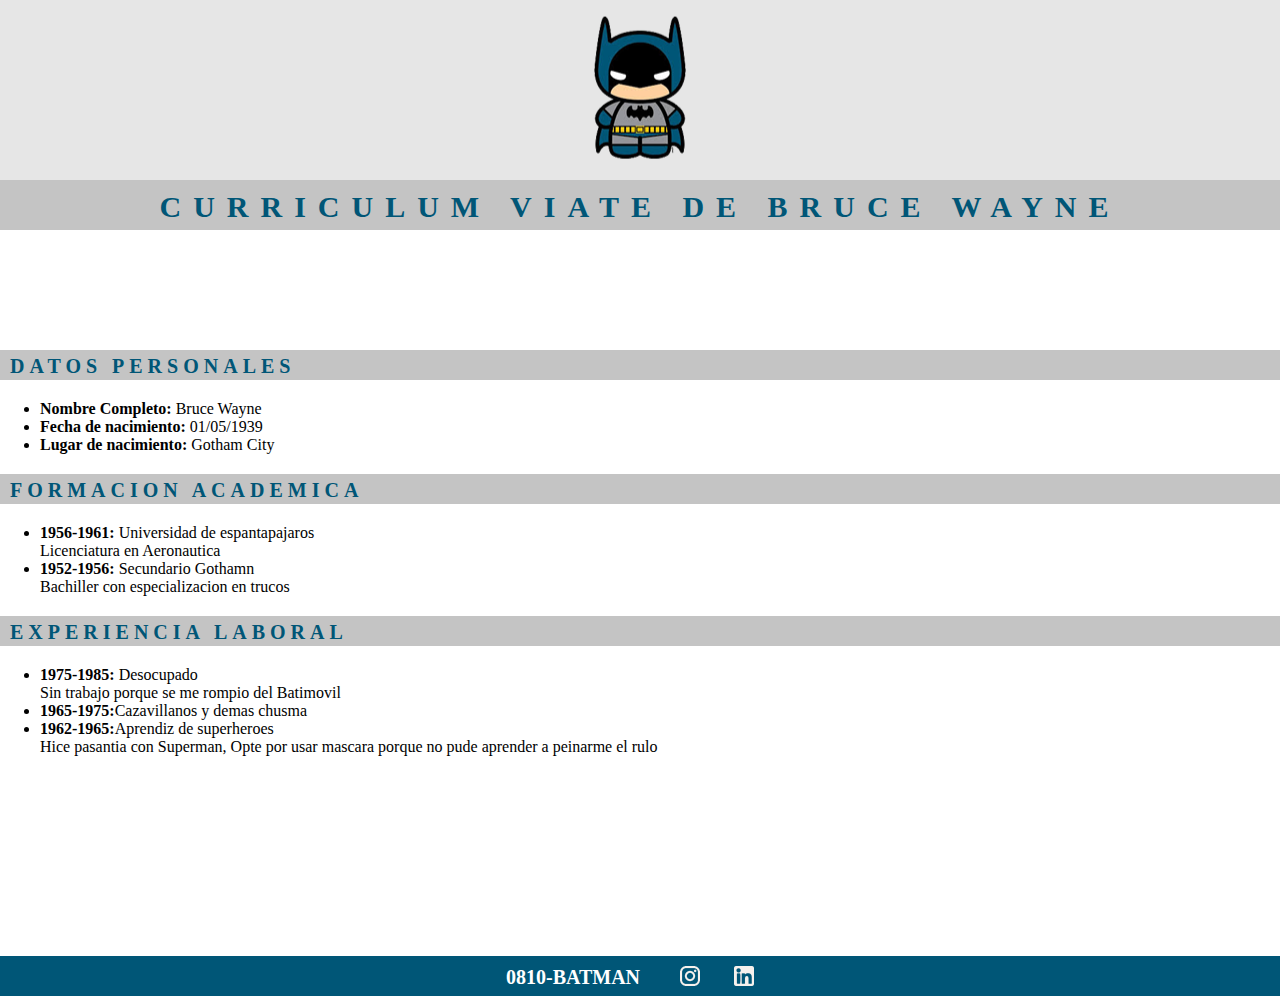
<file: Curriculum Bruce Wayne/index.html>
<!DOCTYPE html>
<html lang="en">
<head>
    <meta charset="UTF-8">
    <meta http-equiv="X-UA-Compatible" content="IE=edge">
    <meta name="viewport" content="width=device-width, initial-scale=1.0">
    <link rel="stylesheet" href="./css/curriculum.css">
    <title>Curriculum Batman</title>
</head>
<body>
    <header>
        <img src = "./img/logo batman.png" alt="Logo batman">
    </header>
    <main>
        <section>
            <h1>CURRICULUM VIATE DE BRUCE WAYNE</h1>
            <article>
                <h2>DATOS PERSONALES</h2>
                <ul>
                    <li><strong>Nombre Completo:</strong> Bruce Wayne</li>
                    <li><strong>Fecha de nacimiento:</strong> 01/05/1939</li>
                    <li><strong>Lugar de nacimiento:</strong> Gotham City</li>
                </ul>
            </article>
            <article>
                <h2>FORMACION ACADEMICA</h2>
                <ul>
                    <li><strong>1956-1961:</strong> Universidad de espantapajaros<br>
                                Licenciatura en Aeronautica</li>
                    <li><strong>1952-1956:</strong> Secundario Gothamn<br>
                                Bachiller con especializacion en trucos</li>
                </ul>
            </article>
            <article>
                <h2>EXPERIENCIA LABORAL</h2>
                <ul>
                    <li><strong>1975-1985:</strong> Desocupado<br>
                                Sin trabajo porque se me rompio del Batimovil</li>
                    <li><strong>1965-1975:</strong>Cazavillanos y demas chusma</li>
                    <li><strong>1962-1965:</strong>Aprendiz de superheroes<br>
                                Hice pasantia con Superman, Opte por usar mascara porque no pude aprender a peinarme el rulo</li>
                </ul>
            </article>
        </section>
    </main>
    <footer>
        <p>0810-BATMAN</p>
        <div>
            <img src="./img/ico_instagram.png" alt="Logo Instagram" >
            <img src="./img/ico_linkedin.png" alt="Logo Linkedin" >
        </div>
    </footer>
</body>
</html>
</file>
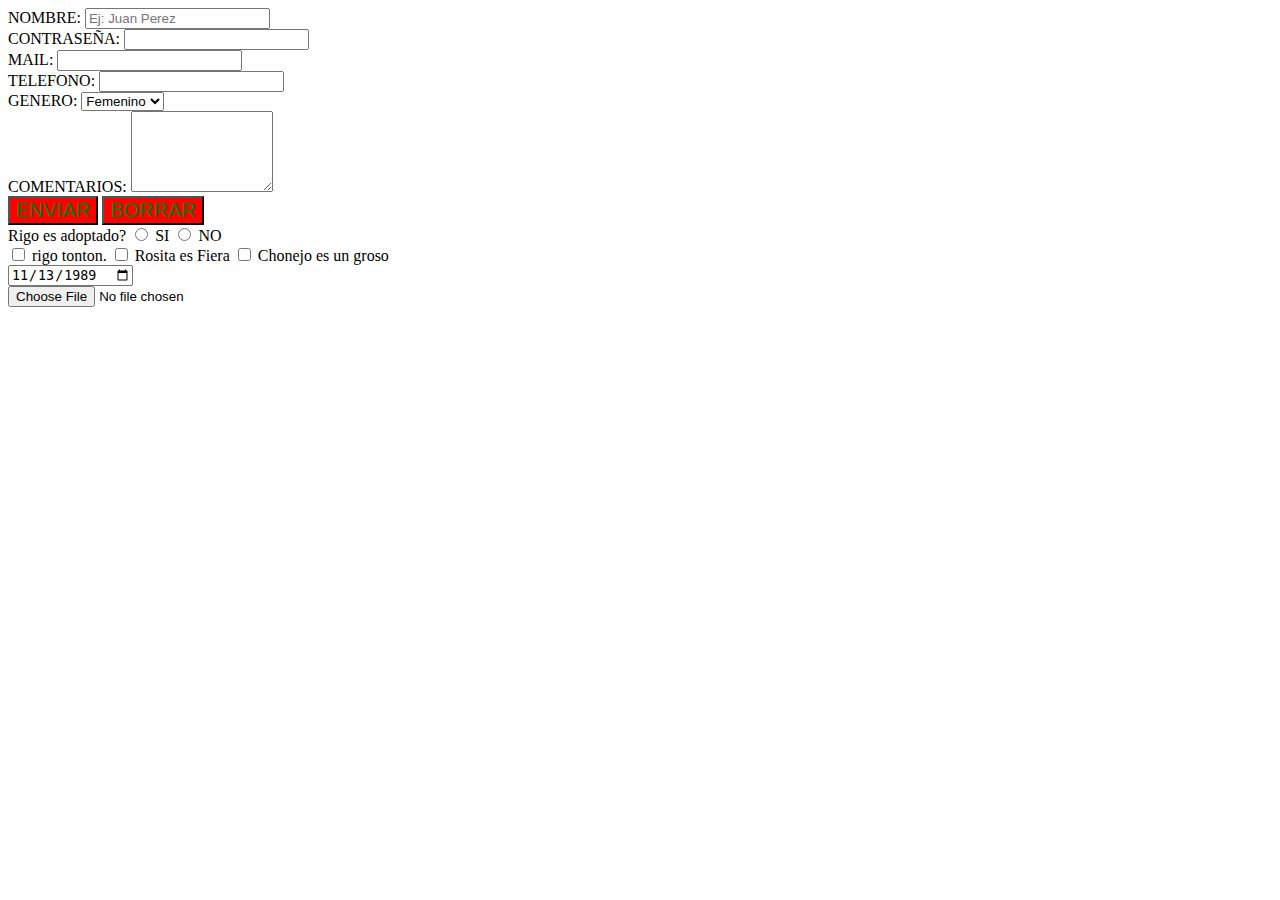
<file: form/index.html>
<!DOCTYPE html>
<html lang="en">
<head>
    <meta charset="UTF-8">
    <meta http-equiv="X-UA-Compatible" content="IE=edge">
    <meta name="viewport" content="width=device-width, initial-scale=1.0">
    <link rel="stylesheet" href="./css/style.css">
    <title>Document</title>
</head>
<body>
    <form action="completar" method="post">
        <div>
            <label for="nombre">NOMBRE:</label>
            <input type="text" name="nombre" id="name" required placeholder="Ej: Juan Perez">
        </div>
        <div>
            <label for="Contraseña">CONTRASEÑA:</label>
            <input type="password" name="pass" id="password" required>
        </div>
        <div>    
            <label for="Email">MAIL: </label>
            <input type="email" name="mail" id="mail" required>
        </div>
        <div>    
            <label for="Telefono">TELEFONO:</label>
            <input type="tel" name="telefono" id="tel">
        </div>
        
        <div>    
            <label for="seleccionarGenero">GENERO:</label>
            <select name="Genero" id="genero">
                <option value="Fem">Femenino</option>
                <option value="Masc">Masculino</option>
            </select>
        </div>
        <div>
            <label for="cajaComentario">COMENTARIOS:</label>
            <textarea name="comentarios" id="coment" cols="15" rows="5"></textarea>
        </div>
        <div>
            <button type="submit">ENVIAR</button>
            <button type="reset">BORRAR</button>
        </div>
        <div>
            <label>
                <label for="pregunta">Rigo es adoptado?</label>
                <input type="radio" name="respuesta">
                SI
                <input type="radio" name="respuesta">
                NO
            </label>
        </div>
        <div>
            <label>
                <input type="checkbox" name="Listar" value="Efectivo">
                    rigo tonton.         
            </label>
            <label>
                <input type="checkbox" name="Listar">
                Rosita es Fiera              
            </label>
            <label>
                <input type="checkbox" name="Listar">
                Chonejo es un groso            
            </label>
        </div>
        <div>
            <input type="date" name="fechaNacimiento" value="1989-11-13">
        </div>
        <div>
            <input type="file" name="imagenPerfil">
        </div>
    </form>
</body>
</html>
</file>
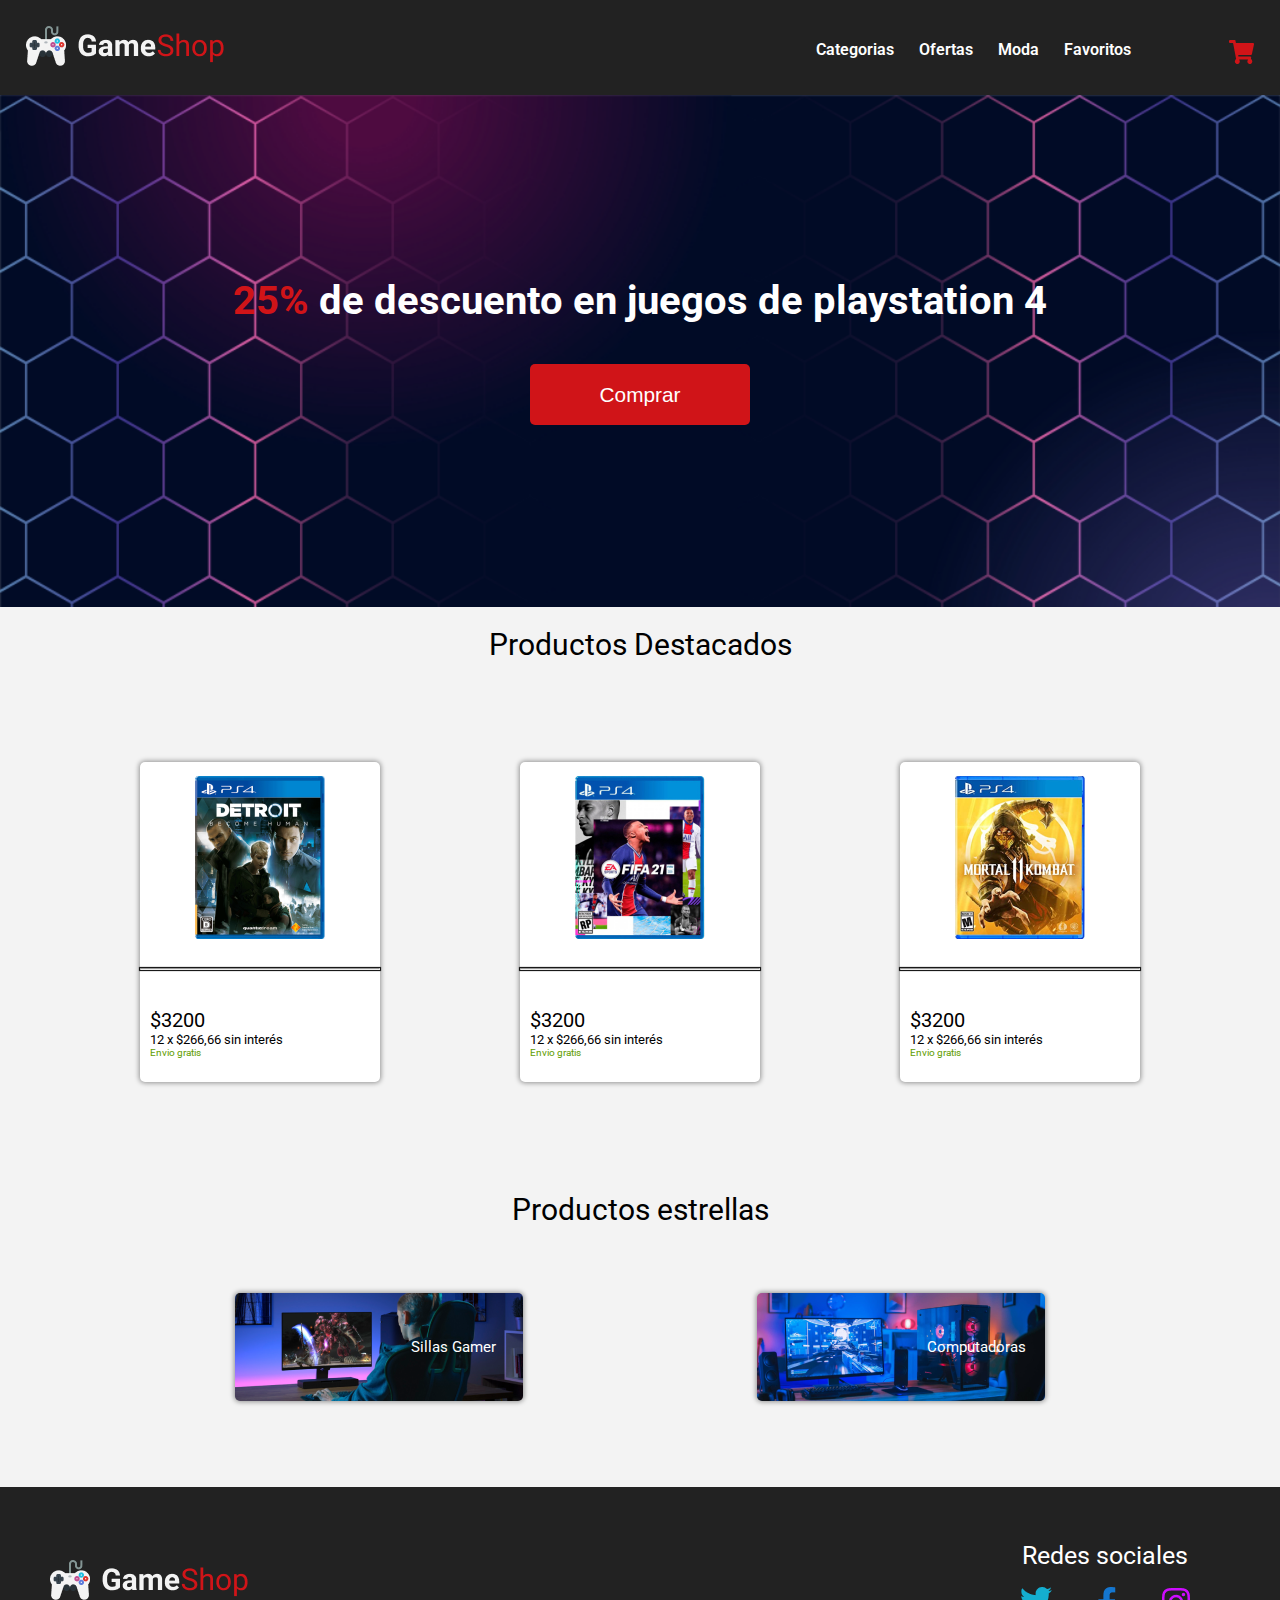
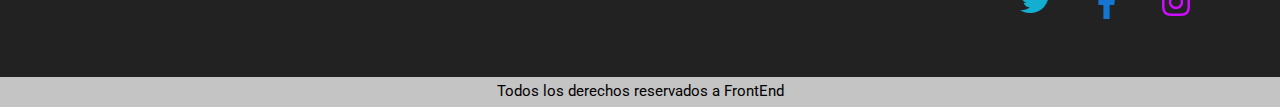
<file: paginaGamer/index.html>
<!DOCTYPE html>
<html lang="en">
<head>
    <meta charset="UTF-8">
    <meta http-equiv="X-UA-Compatible" content="IE=edge">
    <meta name="viewport" content="width=device-width, initial-scale=1.0">
    <link rel="stylesheet" href="./css/style.css">
    <link rel="preconnect" href="https://fonts.googleapis.com">
    <link rel="preconnect" href="https://fonts.gstatic.com" crossorigin>
    <link href="https://fonts.googleapis.com/css2?family=Roboto" rel="stylesheet">
    <title>GameSHOP</title>
</head>
<body>
    <header>
        <div>
            <img src="./img/LogoGamer.png" alt="Logo GameShop">
        </div>
        <ul>
            <li>Categorias</li>
            <li>Ofertas</li>
            <li>Moda</li>
            <li>Favoritos</li>
        </ul>
        <div class="carrito">
            <img src="./img/CarritoCompras.png" alt="Carrito de Compras">
        </div>
        <div class="hamburguesa">
            <img src="./img/MenuHamb.png" alt="Menu Hamburguesa">
        </div>
    </header>
    <main>
        <section class="section1">
            <h1><span>25%</span> de descuento en juegos de playstation 4</h1>
            <button>Comprar</button>
        </section>
        <h2>Productos Destacados</h2>
        <section class="section2"> 
            <article>
                <img src="./img/detroitGame.png" alt="Juego 1">
                <hr>
                <div>
                    <p class="precio">$3200</p>
                    <p class="cuotas">12 x $266,66 sin interés</p>
                    <p class="envio">Envio gratis</p>
                </div>
            </article>
            <article>
                <img src="./img/fifaGame.png" alt="Juego 2">
                <hr>
                <div>
                    <p class="precio">$3200</p>
                    <p class="cuotas">12 x $266,66 sin interés</p>
                    <p class="envio">Envio gratis</p>
                </div>
            </article>
            <article>
                <img src="./img/mkGame.png" alt="Juego 3">
                <hr>
                <div>
                    <p class="precio">$3200</p>
                    <p class="cuotas">12 x $266,66 sin interés</p>
                    <p class="envio">Envio gratis</p>
                </div>
            </article>
        </section>
        <h2>Productos estrellas</h2>
        <section class="section3">
            <article class="producto1">
                <p>Sillas Gamer</p>
            </article>
            <article class="producto2">
                <p>Computadoras</p>
            </article>
        </section>    
    </main>
    <footer>
        <div class="position">
            <div>
                <img src="./img/LogoGamer.png" alt="Logo GameShop">
            </div>
            <div class="redes">
                <p>Redes sociales</p>
                <div class="logos-redes">
                    <a href="https://twitter.com/?lang=es"> <img src="./img/twitterLogo.png" alt="Logo Twitter"></a>
                    <a href="https://www.facebook.com/"><img src="./img/facebookLogo.png" alt="Logo Facebook"></a>
                    <a href="https://www.instagram.com/"><img src="./img/instagramLogo.png" alt="Logo Instagram"></a>
                </div>    
            </div>
        </div>
        <p class="derechos">Todos los derechos reservados a FrontEnd</p>
    </footer>
</body>
</html>
</file>
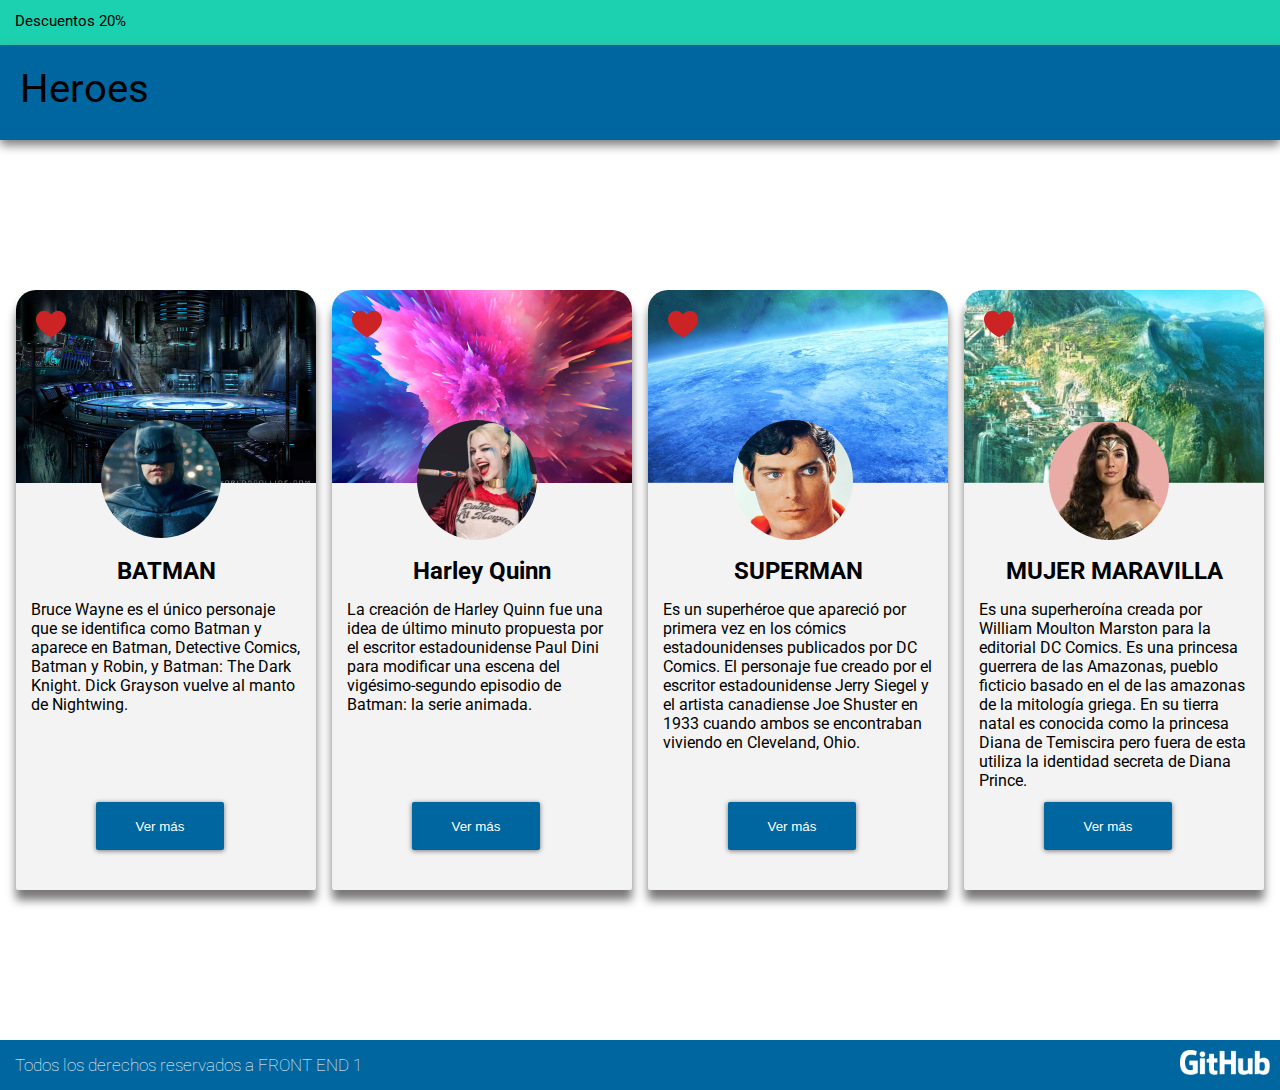
<file: Tarjetas De Super Heroes/index.html>
<!DOCTYPE html>
<html lang="en">
<head>
    <meta charset="UTF-8">
    <meta http-equiv="X-UA-Compatible" content="IE=edge">
    <meta name="viewport" content="width=device-width, initial-scale=1.0">
    <link rel="stylesheet" href="./css/style.css">
    <link rel="preconnect" href="https://fonts.googleapis.com">
    <link rel="preconnect" href="https://fonts.gstatic.com" crossorigin>
    <link href="https://fonts.googleapis.com/css2?family=Roboto&display=swap" rel="stylesheet">
    <title>Document</title>
</head>
<body>
    <header>
        <p>Descuentos 20%</p>
        <h1>Heroes</h1>
    </header>
    <main>
        <section>
            <article>
                <img class = "fondos" src="./img/FondoBatman.png" alt="Fondo batman">
                <img class = "logo" src="./img/Batman.png" alt="Logo batman">
                <img class = "like" src="./img/Corazon.png" alt="Logo Like">
                <h2>BATMAN</h2>
                <p>
                    Bruce Wayne es el único personaje que se identifica como Batman y aparece en Batman, Detective Comics, Batman y Robin, y Batman: The Dark Knight. Dick Grayson vuelve al manto de Nightwing.
                </p>
                <button>Ver más</button> 
            </article>
            <article class= "oculto">
                <img class = "fondos" src="./img/FondoHarley.png" alt="Fondo harley">
                <img class = "logo" src="./img/Harley.png" alt="Logo Harley">
                <img class = "like" src="./img/Corazon.png" alt="Logo Like">
                <h2>Harley Quinn</h2>
                <p>
                    La creación de Harley Quinn fue una idea de último minuto propuesta por el escritor estadounidense Paul Dini para modificar una escena del vigésimo-segundo episodio de Batman: la serie animada.
                </p>
                <button>Ver más</button>
            </article>
            <article>
                <img class = "fondos" src="./img/fondoSuperMan.png" alt="Fondo superman">
                <img class = "logo" src="./img/logoSuperMan.png" alt="Logo superman">
                <img class = "like" src="./img/Corazon.png" alt="Logo Like">
                <h2>SUPERMAN</h2>
                <p>
                    Es un superhéroe que apareció por primera vez en los cómics estadounidenses publicados por DC Comics. El personaje fue creado por el escritor estadounidense Jerry Siegel y el artista canadiense Joe Shuster en 1933 cuando ambos se encontraban viviendo en Cleveland, Ohio.
                </p>
                <button>Ver más</button> 
            </article>
            <article>
                <img class = "fondos"  src="./img/FondomujermaravillaReducida.png" alt="Fondo Mujer maravilla">
                <img class = "logo" src="./img/LogoMujerMaravilla.png" alt="Logo batman">
                <img class = "like" src="./img/Corazon.png" alt="Logo Like">
                <h2>MUJER MARAVILLA</h2>
                <p>
                    Es una superheroína creada por William Moulton Marston para la editorial DC Comics. Es una princesa guerrera de las Amazonas, pueblo ficticio basado en el de las amazonas de la mitología griega. En su tierra natal es conocida como la princesa Diana de Temiscira pero fuera de esta utiliza la identidad secreta de Diana Prince. 
                </p>
                <button>Ver más</button> 
            </article>
        </section>
    </main>
    <footer>
        <p>Todos los derechos reservados a FRONT END 1</p>
        <img src="./img/Vector.png" alt="Logo Github">
    </footer>
    
</body>
</html>
</file>
<file: Curriculum Bruce Wayne/css/curriculum.css>
* { 
    box-sizing: border-box;
    margin: 0;
    /* border: 1px solid red; */
}
body header {
    background-color: #E6E6E6;
    text-align: center;
    height: 180px;
    font-family: 'Times New Roman', Times, serif;
}
body header img {
    padding-top: 1%;
}
body main section h1 {
    background-color: #C4C4C4;
    text-align: center;
    font-weight: 700;
    letter-spacing: 12px;
    color: #005677;
    height: 50px;
    padding: 10px 5px;
    margin-bottom: 120px;
    font-size: 30px;
}
body main section {
    padding-bottom: 180px;
}
body main section article h2 {
    background-color: #C4C4C4;
    color: #005677;
    font-weight: 700;
    letter-spacing: 5px;
    height: 30px;
    font-size: 20px;
    padding: 5px 5px 0px 10px;
}
body main section article ul {
    padding: 20px 20px 20px 40px;
}   

body footer {
    height: 40px;
    background-color: #005677;
    display: flex;
    flex-direction: row;
    justify-content: center;
}
body footer p {
    font-size: 20px;
    color: white;
    font-weight: 700;
    padding-right: 30px;
    padding-top: 10px;
}
body footer div img{
    padding-top: 10px;
    padding-left: 10px;
    padding-right: 20px;
}
</file>
<file: form/css/style.css>
button {
  color: green;
  background-color: red;
  font-size: 20px;
}/*# sourceMappingURL=style.css.map */
</file>
<file: paginaGamer/css/style.css>
* {
  box-sizing: border-box;
  margin: 0;
}

body {
  font-family: Roboto, "Times New Roman", Times, serif;
}

header {
  background-color: #222222;
  display: flex;
  justify-content: space-between;
}
header ul {
  display: none;
  justify-content: space-evenly;
  color: white;
  font-size: 1rem;
  font-weight: 600;
  list-style: none;
  padding: 40px 20px 20px 0px;
  margin-left: 40vw;
  width: 30vw;
  transition: 5ms all ease-in-out;
}
header ul li:hover {
  cursor: pointer;
  color: #D01418;
  transform: scale(1.1);
}
header div.carrito {
  display: none;
  padding-top: 40px;
  transition: 100ms all ease-in;
}
header div.carrito:hover {
  cursor: pointer;
  background-color: white;
}
header div {
  padding: 2vw;
}
header div.hamburguesa {
  padding: 15px;
}

main h2 {
  background-color: #F3F3F3;
  font-size: 30px;
  font-weight: 400;
  text-align: center;
  padding-top: 20px;
  padding-bottom: 10px;
}

main section.section1, main section.section2, main section.section3 {
  display: flex;
  flex-direction: column;
  justify-content: center;
  align-items: center;
  height: 512px;
  background-image: url(../img/background\ main.png);
  background-repeat: no-repeat;
}
main section.section1 h1, main section.section2 h1, main section.section3 h1 {
  font-size: 2.5rem;
  font-weight: 700;
  text-align: center;
  color: white;
  padding: 0px 20px 10px 20px;
}
main section.section1 h1 span, main section.section2 h1 span, main section.section3 h1 span {
  color: #D01418;
}
main section.section1 button, main section.section2 button, main section.section3 button {
  background-color: #D01418;
  color: white;
  width: 220px;
  height: 61px;
  border: 0;
  font-weight: 500;
  border-radius: 5px;
  font-size: 1.3rem;
  margin-top: 30px;
  transition: 100ms all ease-in-out;
}
main section.section1 button:hover, main section.section2 button:hover, main section.section3 button:hover {
  cursor: pointer;
  transform: scale(1.1);
  box-shadow: 0px 0px 5px 2px rgb(255, 255, 255);
}

main section.section2, main section.section3 {
  background-image: none;
  background-color: #F3F3F3;
  height: 1200px;
  justify-content: space-around;
}
main section.section2 article, main section.section3 article {
  display: flex;
  flex-direction: column;
  align-items: center;
  justify-content: space-around;
  background-color: white;
  width: 240px;
  height: 320px;
  border-radius: 5px;
  box-shadow: 0px 0px 5px 1px rgba(0, 0, 0, 0.4);
  transition: 100ms all ease-in-out;
}
main section.section2 article hr, main section.section3 article hr {
  width: 100%;
  color: rgb(34, 34, 34);
  box-shadow: 0px 0px 1px 1px rgb(0, 0, 0);
}
main section.section2 article div, main section.section3 article div {
  align-self: flex-start;
  padding: 10px;
}
main section.section2 article div .precio, main section.section3 article div .precio {
  font-size: 20px;
  font-weight: 400;
}
main section.section2 article div .cuotas, main section.section3 article div .cuotas {
  font-size: 13px;
  font-weight: 400;
}
main section.section2 article div .envio, main section.section3 article div .envio {
  color: #619D00;
  font-size: 10px;
  font-weight: 400;
}
main section.section2 article:hover, main section.section3 article:hover {
  cursor: pointer;
  transform: scale(1.2);
  box-shadow: 0px 0px 10px 5px rgba(0, 0, 0, 0.4);
}

main section.section3 {
  justify-content: space-around;
  height: 380px;
  padding-bottom: 30px;
}
main section.section3 article.producto1 {
  width: 288px;
  height: 108px;
  background-image: url(../img/banner\ 1.png);
  background-repeat: no-repeat;
}
main section.section3 article.producto1 p {
  color: white;
  font-size: 15px;
  font-weight: 400;
  padding-left: 150px;
}
main section.section3 article.producto2 {
  width: 288px;
  height: 108px;
  background-image: url(../img/banner\ 2.png);
  background-repeat: no-repeat;
}
main section.section3 article.producto2 p {
  color: white;
  font-size: 15px;
  font-weight: 400;
  padding-left: 150px;
}

footer {
  height: auto;
}
footer div.position {
  height: 190px;
  background-color: #222222;
  display: flex;
  flex-direction: column;
  justify-content: space-around;
  align-items: center;
}
footer div.position p {
  color: white;
  font-size: 25px;
  font-weight: 400;
}
footer div.position div.redes {
  display: flex;
  flex-direction: column;
  align-items: center;
  justify-content: space-between;
  width: 250px;
}
footer div.position div.redes div.logos-redes {
  margin-top: 15px;
  padding-top: 2px;
  width: 170px;
  display: flex;
  justify-content: space-between;
}
footer p.derechos {
  height: 25px;
  color: black;
  background-color: #C4C4C4;
  font-size: 12px;
  font-weight: 400;
  text-align: center;
  padding: 5px;
}

@media (min-width: 425px) {
  main section.section1, main section.section2, main section.section3 {
    background-image: url(../img/fondodesktop.png);
    background-size: cover;
  }
  main section.section2, main section.section3 {
    background-image: none;
  }
}
@media (min-width: 1024px) {
  header ul {
    display: flex;
  }
  header div.carrito {
    display: block;
  }
  header div.hamburguesa {
    display: none;
  }
  main section.section2, main section.section3 {
    flex-direction: row;
    justify-content: space-evenly;
    height: 500px;
  }
  main section.section3 {
    height: 250px;
  }
  footer div.position {
    flex-direction: row;
    justify-content: space-between;
    padding: 0px 50px 0px 50px;
  }
  footer p.derechos {
    height: 30px;
    font-size: 15px;
  }
}/*# sourceMappingURL=style.css.map */
</file>
<file: Tarjetas De Super Heroes/css/style.css>
* {
    box-sizing: border-box;
    margin: 0;
}
body {
    font-family: Roboto, 'Times New Roman', Times, serif;
}

body header p {
    background-color: #1CD1B0;
    font-size: 15px;
    font-weight: 400;
    height: 45Px;
    padding: 12px 10px 10px 15px;
}
body header h1 {
    background-color:  #00669F;
    height: 95px;
    font-size: 40px;
    font-weight: 400;
    padding: 20px;
    box-shadow: 0 5px 10px 0px rgb(121, 119, 119);
}
body main section {
    display: flex;
    flex-wrap: wrap;
    flex-direction: row;
    justify-content:space-evenly;
}
body main article {
    position: relative;
    margin-top: 150px;
    margin-bottom: 150px;
    border-top-left-radius: 20px;
    border-top-right-radius: 20px;
    border-bottom-left-radius: 2px;
    border-bottom-right-radius: 2px;
    background-color: #F3F3F3;
    height: 600px;
    width: 300px;
    box-shadow: 0px 10px 10px 0px rgb(121, 119, 119);
}
.logo {
    border-radius: 50%;
    position: absolute;
    top: 130px;
    right: 95px;
}
.like {
    position: absolute;
    left: 20px;
    top: 20px;
}
.fondos {
    border-top-left-radius: 20px;
    border-top-right-radius: 20px;    
}
body main article h2 {
    position: relative;
    text-align: center;
    top: 70px;
}
body main article p {
    position: relative;
    top: 70px;
    padding: 15px;
}
body main article button {
    color: white;
    background-color: #00669F;
    width: 128px;
    height: 48px;
    border: 0;
    position: absolute;
    bottom: 40px;
    left: 80px;
    border-radius: 2px;
    box-shadow: 0px 1px 5px 0px rgb(121, 119, 119);
}
body footer {
    display: flex;
    justify-content: space-between;
    background-color: #00669F;
    height: 50px;
}
body footer p {
    font-size: 17px;
    font-weight: 100;
    color: white;
    padding: 15px;
}
body footer img {
   width: 90px;
   height: 25px;
   margin: 10px;
}

@media (max-width: 1225px) {
    body main section article {
        margin-top: 50px;
        margin-bottom: 50px;
    }
}

@media (max-width: 620px) {
    body main section article.oculto {
        display: none;
    }    
    body footer {
        flex-direction: column;
        height: 90px;
        align-items: center;
    }
    body footer p {
        font-size: 13px;
    }
    body header {
        text-align: center;
    }
}
</file>
